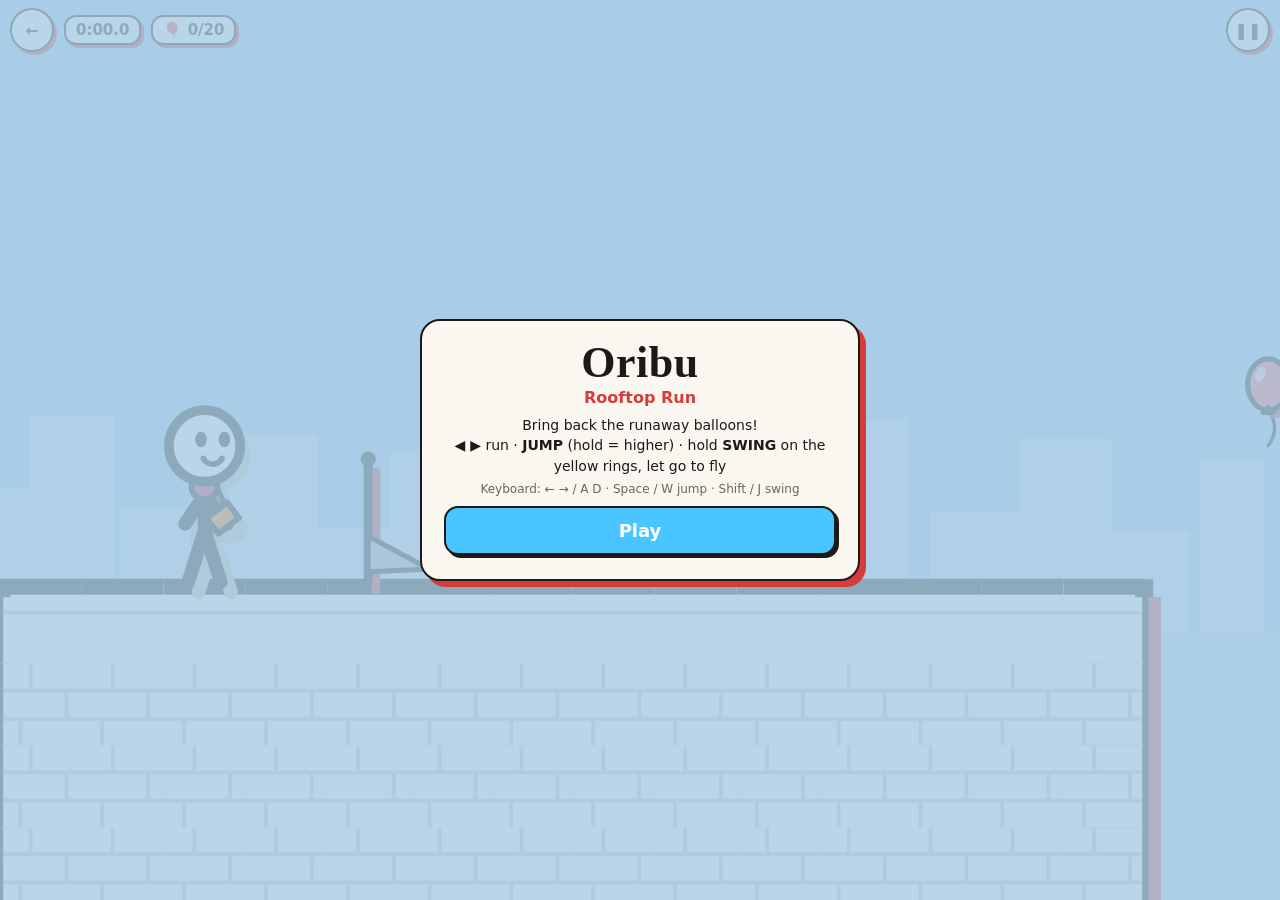
<file: index.html>
<!doctype html><html lang="en"><head><meta charset="utf-8">
<meta name="viewport" content="width=device-width, initial-scale=1, maximum-scale=1, user-scalable=no, viewport-fit=cover">
<title>Oribu — Tablero</title><meta name="theme-color" content="#a9cde6">
<meta name="apple-mobile-web-app-capable" content="yes">
<link rel="icon" href="data:,">
<style>html,body{touch-action:manipulation;-webkit-tap-highlight-color:transparent}button,canvas,svg,[role=button]{touch-action:manipulation;-webkit-user-select:none;user-select:none;-webkit-touch-callout:none}input,select,textarea{font-size:max(16px,1em)}
:root{--ink:#1c1916;--paper:#faf7f1;--red:#d63c3c;--pow:#ffb703;--blue:#49c6ff;--sans:-apple-system,BlinkMacSystemFont,"SF Pro Text","Segoe UI",system-ui,sans-serif;--display:"Iowan Old Style","Palatino Linotype",Palatino,Georgia,serif}
*{box-sizing:border-box;-webkit-tap-highlight-color:transparent}
html,body{margin:0;height:100%;overflow:hidden;background:#a9cde6;font-family:var(--sans);color:var(--ink);overscroll-behavior:none}
[hidden]{display:none!important}
#game{position:fixed;inset:0;touch-action:none;user-select:none;-webkit-user-select:none;-webkit-touch-callout:none}
#cv{position:absolute;inset:0;width:100%;height:100%;display:block}
#hud{position:absolute;top:max(8px,env(safe-area-inset-top));left:max(10px,env(safe-area-inset-left));right:max(10px,env(safe-area-inset-right));display:flex;gap:10px;align-items:center;pointer-events:none}
#hud span{background:var(--paper);border:2px solid var(--ink);box-shadow:3px 3px 0 var(--red);border-radius:12px;padding:4px 10px;font:700 15px var(--sans);font-variant-numeric:tabular-nums}
#hud #bal{margin-right:auto}
.hb{pointer-events:auto;width:44px;height:44px;border-radius:50%;border:2px solid var(--ink);background:var(--paper);box-shadow:3px 3px 0 var(--red);display:grid;place-items:center;font:700 16px var(--sans);color:var(--ink);text-decoration:none;cursor:pointer;padding:0}
#pad{position:absolute;left:0;right:0;bottom:0;display:none;justify-content:space-between;align-items:flex-end;padding:0 max(14px,env(safe-area-inset-right)) max(12px,env(safe-area-inset-bottom)) max(14px,env(safe-area-inset-left));pointer-events:none}
.touch #pad{display:flex}
#pad .mv,#pad .ac{display:flex;gap:12px;pointer-events:auto}
#pad .ac{align-items:flex-end}
#pad button{width:72px;height:72px;min-width:56px;min-height:56px;border-radius:50%;border:2px solid var(--ink);box-shadow:3px 3px 0 var(--ink);background:var(--paper);font:800 24px var(--sans);color:var(--ink);touch-action:none;opacity:.92;padding:0}
#pad .jp{background:var(--blue);color:var(--ink);font-size:15px;width:84px;height:84px}
#pad .sw{background:var(--pow);font-size:14px;width:80px;height:80px;margin-bottom:38px}
#pad button.on{transform:translate(3px,3px);box-shadow:0 0 0 var(--ink)}
.ov{position:absolute;inset:0;display:grid;place-items:center;background:#a9cde6cc;padding:max(12px,env(safe-area-inset-top)) max(12px,env(safe-area-inset-right)) max(12px,env(safe-area-inset-bottom)) max(12px,env(safe-area-inset-left));overflow:auto}
.box{background:var(--paper);border:2.5px solid var(--ink);box-shadow:6px 6px 0 var(--red);border-radius:20px;padding:16px 22px;max-width:440px;width:100%;text-align:center}
.box h1{font:700 44px var(--display);margin:0;letter-spacing:.5px}.box h2{font:700 28px var(--display);margin:4px 0 8px}
.sub{margin:0 0 8px;color:var(--red);font-weight:700}.hint{font-size:14px;line-height:1.45;margin:6px 0}.keys{font-size:12px;color:#6b645c;margin:4px 0 10px}
.big{font:800 34px var(--sans);margin:4px 0}.best{font-size:13px;color:#6b645c;margin:8px 0 0}
.btn{display:block;width:100%;margin:8px 0 0;padding:12px;border-radius:14px;border:2px solid var(--ink);background:var(--blue);color:#fff;font:800 18px var(--sans);box-shadow:3px 3px 0 var(--ink);text-decoration:none;cursor:pointer}
.btn.ghost{background:var(--paper);color:var(--ink)}
#rotate{position:absolute;inset:auto 0 40% 0;text-align:center;font:700 18px var(--sans);pointer-events:none}
@media (max-height:420px){.box{padding:10px 18px}.box h1{font-size:32px}.hint{font-size:13px;margin:4px 0}.btn{padding:9px;font-size:16px}}
</style></head><body>
<div id="game">
  <canvas id="cv" aria-label="Oribu game"></canvas>
  <div id="hud"><a class="hb" href="https://puzzles-josef.vercel.app/" aria-label="Back to Tablero">←</a><span id="time">0:00.0</span><span id="bal">🎈 0/20</span><button class="hb" id="pauseBtn" aria-label="Pause">❚❚</button></div>
  <div id="pad">
    <div class="mv"><button data-k="l" aria-label="Left">◀</button><button data-k="r" aria-label="Right">▶</button></div>
    <div class="ac"><button data-k="swing" class="sw" aria-label="Swing">SWING</button><button data-k="jump" class="jp" aria-label="Jump">JUMP</button></div>
  </div>
  <div id="rotate" hidden>Turn your phone sideways ↻</div>
  <div id="title" class="ov"><div class="box">
    <h1>Oribu</h1><p class="sub">Rooftop Run</p>
    <p class="hint">Bring back the runaway balloons!<br><b>◀ ▶</b> run · <b>JUMP</b> (hold = higher) · hold <b>SWING</b> on the yellow rings, let go to fly</p>
    <p class="keys">Keyboard: ← → / A D · Space / W jump · Shift / J swing</p>
    <button class="btn" id="play">Play</button><button class="btn ghost" id="cont" hidden>Continue from flag</button>
    <p class="best" id="best"></p></div></div>
  <div id="pause" class="ov" hidden><div class="box"><h2>Paused</h2><button class="btn" id="resume">Keep going</button><button class="btn ghost" id="restart">Start over</button><a class="btn ghost" href="https://puzzles-josef.vercel.app/">Back to Tablero</a></div></div>
  <div id="end" class="ov" hidden><div class="box"><h2>You did it! 🎉</h2><p class="big" id="endTime"></p><p id="endBal"></p><p class="best" id="endBest"></p><button class="btn" id="again">Play again</button><a class="btn ghost" href="https://puzzles-josef.vercel.app/">Back to Tablero</a></div></div>
</div>
<script type="module">
// ---- tuning.js
// Oribu — ALL feel numbers live here. Units: tiles (32 px) and seconds. Sim runs at a fixed 60 steps/s.
const TILE = 32;
const HZ = 60;
const T = {
  // run
  runTop: 6,            // tiles/s
  runAccelTime: 0.15,   // s from 0 to top
  runDecelTime: 0.08,   // s from top to 0 (stops within ~0.25 tile)
  airDecelTime: 0.35,   // s, when no input in the air (keeps wall-kicks and swing launches flowing)
  overspeedDrag: 6,     // tiles/s² bleed when faster than runTop (after a swing launch)
  // jump
  jumpHold: 4.5,        // tiles, holding jump
  jumpTap: 2,           // tiles, a quick tap
  gravity: 75,          // tiles/s² base
  fallMult: 1.6,        // gravity multiplier while falling
  maxFall: 28,          // tiles/s
  coyote: 0.15,         // s grace after leaving a ledge
  buffer: 0.12,         // s a jump press is remembered before landing
  // swing
  swingRange: 6,        // tiles: grabs nearest glowing anchor ahead/above
  ropeMax: 5,           // tiles: rope length at grab is capped here
  releaseBoost: 1.3,
  assistTime: 0.3,      // s after a swing release: horizontal steer toward the landing roof (gravity stays normal)
  assistMinRun: 10,
  assistLift: 11,        // tiles/s: a release always leaves with at least this much upward speed      // tiles/s forward speed floor during the assist
  swingMaxSpeed: 12,    // tiles/s
  swingPump: 10,        // tiles/s² sideways push from ◀ ▶ while swinging
  catchRange: 2.5,      // tiles: holding swing auto-catches any ring you pass this close to
  regrabDelay: 0.15,    // s after a release before the rope can grab again
  // wall
  wallSlideMax: 2,      // tiles/s
  wallJumpOut: 3,       // tiles
  wallJumpUp: 3.5,      // tiles
  wallLock: 0.15,       // s steering back toward the wall is ignored after a kick
  // bop + bounce
  bop: 3, bopHeld: 4.5, // tiles
  awning: 12,           // tiles, bounce awning height
  // pigeon side bump (no respawn)
  hitHopX: 4, hitHopUp: 1, // tiles/s back, tiles high
  invuln: 0.5,          // s grace after a bump: pigeons can't re-touch you (Oribu stays visible)
  // respawn
  respawnTime: 0.6,     // s total: spin + shrink, poof, then back at the flag
  poofAt: 0.15,         // s left on the respawn timer when the poof fires
  pigeonSpeed: 1.2,     // tiles/s
  pigeonRespawn: 3,     // s
  // body (px)
  w: 22, h: 68,         // solid box (tiles, walls, ceilings), feet-anchored; art is drawn at heroScale 1.3
  hurtW: 18, hurtH: 44, // pigeon touch box, centred on the body
};
// Derived values in px and px/s (computed, don't edit)
function derive(t = T) {
  const g = t.gravity * TILE;
  const v = h => Math.sqrt(2 * g * h * TILE) + g / (2 * HZ); // + half-step so discrete 60 Hz integration reaches the full height
  const top = t.runTop * TILE;
  return {
    g, fallG: g * t.fallMult, maxFall: t.maxFall * TILE, top,
    accel: top / t.runAccelTime, decel: top / t.runDecelTime, airDecel: top / t.airDecelTime, overDrag: t.overspeedDrag * TILE,
    jumpV: v(t.jumpHold), cutMult: t.jumpHold / t.jumpTap, // releasing early multiplies rising gravity so a tap tops out at jumpTap
    range: t.swingRange * TILE, ropeMax: t.ropeMax * TILE, swingMax: t.swingMaxSpeed * TILE, pump: t.swingPump * TILE,
    wallSlide: t.wallSlideMax * TILE, wallUp: v(t.wallJumpUp),
    // horizontal speed so the kick covers wallJumpOut tiles by the apex
    wallOut: t.wallJumpOut * TILE / (v(t.wallJumpUp) / g),
    bopV: v(t.bop), hitUp: v(t.hitHopUp), hitX: t.hitHopX * TILE, assistMin: t.assistMinRun * TILE, assistLift: t.assistLift * TILE, bopHeldV: v(t.bopHeld), awningV: v(t.awning),
    pigeon: t.pigeonSpeed * TILE,
  };
}

// ---- level.js
// Rooftop Run — tile map. 32px tiles. Legend:
// # roof  W clingable wall (mint stripe)  ^ bounce awning  o swing anchor  b balloon
// S start  C checkpoint flag  F finish flag  p pigeon
const LEVEL = { name: "Rooftop Run", rows: [
  "                                                                                                                                                                 #######",
  "                                                                                                                       W                                         #######",
  "                                                                                                                       W              o                          #######",
  "                                                                                                                       W                                         #######",
  "                                                                               o                                       W            b                            #######",
  "                                                                                            o   o     o                W b W#######                              #######",
  "                                                     W                                                                 W   W#######                              #######",
  "                                                     W                        b                                        W   W#######                       b F    #######",
  "                                                     W b      C   b                         b   b     b                W   W#######                    #################",
  "                                                     W   W##################        C                                      W#######                    #################",
  "                                                     W   W##################      #######                                  W#######                    #################",
  "                                                     W b W##################      #######                     C    b       W#######           b        #################",
  "                                                     W   W##################      #######                ##################W#######               p    #################",
  "                                                     W   W##################      #######                ##################W#######      ###############################",
  "                                                     W   W##################      #######                ##################W#######      ###############################",
  "                                                       b W##################      #######                ##################W#######      ###############################",
  "               b       b                                 W##################      #######                ##################W#######      ###############################",
  "         b                                  b            W##################   b  #######                ##################W#######      ###############################",
  "  S C                            b              C b      W##################      #######                ##################W#######      ###############################",
  "##############  ######   ######          ################W##################^^^^^^#######                ##################W#######      ###############################",
  "##############  ######   ######          ################W###############################                ##################W#######      ###############################",
  "##############  ######   ######          ################W###############################                ##################W#######      ###############################",
  "##############  ######   ######    ######################W###############################                ##################W#######      ###############################",
  "##############  ######   ######    ######################W###############################                ##################W#######      ###############################",
  "##############  ######   ######    ######################W###############################                ##################W#######      ###############################",
  "##############  ######   ######    ######################W###############################                ##################W#######      ###############################"
] };

// ---- physics.js
// Pure, deterministic sim (no DOM, clock or randomness). step(state, input) advances exactly 1/60 s.
const DT = 1 / HZ;
const SOLID = new Set(["#", "W"]);

function parseLevel(level) {
  const rows = level.rows, H = rows.length, W = Math.max(...rows.map(r => r.length));
  const grid = rows.map(r => r.padEnd(W, " ").split(""));
  const out = { W, H, grid, anchors: [], balloons: [], checkpoints: [], pigeons: [], start: null, finish: null };
  grid.forEach((row, y) => row.forEach((c, x) => {
    const cx = x * TILE + TILE / 2, cy = y * TILE + TILE / 2, bot = (y + 1) * TILE;
    if ("SoCbFp".includes(c)) row[x] = " ";
    if (c === "S") out.start = { x: cx, y: bot };
    else if (c === "o") out.anchors.push({ x: cx, y: cy });
    else if (c === "b") out.balloons.push({ x: cx, y: cy, got: false });
    else if (c === "C") out.checkpoints.push({ x: cx, y: bot });
    else if (c === "F") out.finish = { x: cx, y: bot };
    else if (c === "p") out.pigeons.push({ x0: cx, y: cy - 10, w: 26, h: 20 });
  }));
  out.checkpoints.sort((a, b) => a.x - b.x);
  return out;
}
const tileAt = (m, tx, ty) => (ty < 0 || ty >= m.H || tx < 0 || tx >= m.W) ? (tx < 0 || tx >= m.W ? "#" : " ") : m.grid[ty][tx];
const solidAt = (m, tx, ty) => SOLID.has(tileAt(m, tx, ty));

function newState(level, tuning = T, save = null) {
  const m = parseLevel(level), D = derive(tuning);
  const s = { m, D, t: tuning, tick: 0, cp: -1, done: false, fx: [], events: [],
    p: null, dead: 0, pigeons: m.pigeons.map(p => ({ ...p, x: p.x0, dir: 1, alive: true, back: 0 })) };
  if (save) { s.cp = save.cp ?? -1; s.tick = save.tick || 0; (save.got || []).forEach(i => m.balloons[i] && (m.balloons[i].got = true)); }
  spawn(s); return s;
}
function spawnPoint(s) { return s.cp >= 0 ? s.m.checkpoints[s.cp] : s.m.start; }
function spawn(s) {
  const sp = spawnPoint(s), t = s.t;
  s.p = { x: sp.x - t.w / 2, y: sp.y - t.h, vx: 0, vy: 0, ground: true, coyote: 0, buffer: 0, jumping: false,
    wall: 0, lock: 0, lockDir: 0, rope: null, regrab: 0, face: 1, prev: { jump: false, swing: false } };
  s.pigeons.forEach(p => { p.alive = true; p.x = p.x0; p.back = 0; });
}

// Move along one axis and resolve against the tile grid. Returns contact side (-1/1) or 0.
function moveAxis(s, p, dx, dy) {
  const m = s.m, t = s.t; let hit = 0;
  if (dx) {
    p.x += dx;
    const y0 = Math.floor(p.y / TILE), y1 = Math.floor((p.y + t.h - 0.01) / TILE);
    const tx = dx > 0 ? Math.floor((p.x + t.w) / TILE) : Math.floor(p.x / TILE);
    for (let ty = y0; ty <= y1; ty++) if (solidAt(m, tx, ty)) {
      p.x = dx > 0 ? tx * TILE - t.w : (tx + 1) * TILE; hit = Math.sign(dx); break;
    }
  }
  if (dy) {
    p.y += dy;
    const x0 = Math.floor(p.x / TILE), x1 = Math.floor((p.x + t.w - 0.01) / TILE);
    const ty = dy > 0 ? Math.floor((p.y + t.h) / TILE) : Math.floor(p.y / TILE);
    for (let tx = x0; tx <= x1; tx++) {
      const c = tileAt(m, tx, ty);
      if (SOLID.has(c) || (c === "^" && dy > 0 && p.y + t.h - dy <= ty * TILE + 0.01)) {
        p.y = dy > 0 ? ty * TILE - t.h : (ty + 1) * TILE; hit = Math.sign(dy) * (c === "^" ? 2 : 1); break;
      }
    }
  }
  return hit;
}
// Sub-step so fast launches never tunnel through a tile.
function move(s, p, dx, dy) {
  const n = Math.max(1, Math.ceil(Math.max(Math.abs(dx), Math.abs(dy)) / 8)); let hx = 0, hy = 0;
  for (let i = 0; i < n; i++) {
    if (!hx) { const h = moveAxis(s, p, dx / n, 0); if (h) hx = h; }
    if (!hy) { const h = moveAxis(s, p, 0, dy / n); if (h) hy = h; }
  }
  return { hx, hy };
}
const wallSide = (s, p) => {
  const t = s.t, y0 = Math.floor((p.y + 4) / TILE), y1 = Math.floor((p.y + t.h - 4) / TILE);
  for (const d of [-1, 1]) {
    const tx = Math.floor((d < 0 ? p.x - 1 : p.x + t.w + 1) / TILE);
    for (let ty = y0; ty <= y1; ty++) if (tileAt(s.m, tx, ty) === "W") return d;
  }
  return 0;
};
function center(s) { const p = s.p; return { x: p.x + s.t.w / 2, y: p.y + s.t.h / 2 }; }
// Nearest anchor in range that is ahead of (or above) the hero.
function findAnchor(s, skip = null) {
  const c = center(s), p = s.p; let best = null, bd = Infinity;
  for (const a of s.m.anchors) {
    const dx = a.x - c.x, dy = a.y - c.y, d = Math.hypot(dx, dy);
    if (a === skip || d > s.D.range || dy > 0) continue;
    if (dx * p.face < -TILE / 2) continue; // never grab one behind you
    if (d < bd) { bd = d; best = a; }
  }
  return best;
}
function die(s) { if (s.dead > 0 || s.done) return; s.dead = s.t.respawnTime; s.deadAt = center(s); s.poofed = false; s.events.push("fall"); s.p.rope = null; }
function burst(s, x, y, n) { for (let i = 0; i < n; i++) { const a = i / n * Math.PI * 2; s.fx.push({ x, y, vx: Math.cos(a) * 120, vy: Math.sin(a) * 120 - 40, life: 0.6 }); } }

function step(s, inp) {
  const D = s.D, t = s.t, p = s.p, m = s.m;
  s.events = [];
  s.fx = s.fx.filter(f => (f.life -= DT) > 0); s.fx.forEach(f => { f.x += f.vx * DT; f.y += f.vy * DT; f.vy += 300 * DT; });
  if (s.done) return s;
  s.tick++;
  if (s.dead > 0) { s.dead -= DT; if (!s.poofed && s.dead <= s.t.poofAt) { s.poofed = true; s.events.push("poof"); /* the art layer draws the single spin + poof */ } if (s.dead <= 0) { s.dead = 0; spawn(s); } return s; }
  const jumpPress = inp.jump && !p.prev.jump, swingPress = inp.swing && !p.prev.swing;
  if (p.ground) p.last = null; // the ring you just let go of can only be re-grabbed after landing (auto-catch never pulls you back)
  p.prev = { jump: !!inp.jump, swing: !!inp.swing };
  let dir = (inp.r ? 1 : 0) - (inp.l ? 1 : 0);
  if (p.lock > 0) { p.lock -= DT; if (dir === p.lockDir) dir = 0; }
  if (dir) p.face = dir;
  p.regrab = Math.max(0, p.regrab - DT); p.inv = Math.max(0, (p.inv || 0) - DT);
  p.assist = p.ground || p.wall ? 0 : Math.max(0, (p.assist || 0) - DT);
  p.buffer = jumpPress ? t.buffer : Math.max(0, p.buffer - DT);
  p.coyote = p.ground ? t.coyote : Math.max(0, p.coyote - DT);

  // --- swing ---
  if (p.rope && !inp.swing) { // release: launch on the arc with a boost
    const fwd = p.rope.dir || 1; /* level runs left to right */ // late (arc-top) releases still head forward, toward the next ring
    if (p.vx * fwd < 0) p.vx = 0; p.face = fwd;
    p.vx *= t.releaseBoost; p.vy *= t.releaseBoost; clampSpeed(p, D.swingMax);
    if (p.vy > -D.assistLift) { p.vy = -D.assistLift; const vmax = Math.sqrt(Math.max(0, D.swingMax ** 2 - p.vy ** 2)); if (Math.abs(p.vx) > vmax) p.vx = Math.sign(p.vx) * vmax; } // lift wins over sideways speed
    p.last = p.rope.a; p.rope = null; p.regrab = t.regrabDelay; p.assist = t.assistTime; p.roof = nextRoof(s); p.ring = nextRing(s, p.roof); if (p.ring) p.roof = null; if (!p.roof && !p.ring) p.assist = 0; p.jumping = false; s.events.push("launch");
  }
  if (!p.rope && inp.swing && !p.ground && p.regrab <= 0) {
    const a = findAnchor(s, p.last) || catchAnchor(s);
    if (a) { const c = center(s); p.rope = { a, dir: a.x >= c.x ? 1 : (p.face || 1), len: Math.min(Math.hypot(a.x - c.x, a.y - c.y), D.ropeMax) }; s.events.push("grab"); }
  }
  if (p.rope) {
    p.vy += D.g * DT; p.vx += dir * D.pump * DT;
    const c = center(s), a = p.rope.a;
    let nx = c.x + p.vx * DT, ny = c.y + p.vy * DT;
    const dx = nx - a.x, dy = ny - a.y, d = Math.hypot(dx, dy);
    if (d > p.rope.len) { nx = a.x + dx / d * p.rope.len; ny = a.y + dy / d * p.rope.len; }
    // shorten rope smoothly if it was grabbed longer than max (len already capped) -> velocity from position change
    p.vx = (nx - c.x) / DT; p.vy = (ny - c.y) / DT; clampSpeed(p, D.swingMax);
    if (p.vx) p.face = Math.sign(p.vx);
    const { hx, hy } = move(s, p, nx - c.x, ny - c.y);
    if (hx) p.vx = 0;
    if (hy) { p.vy = 0; if (hy > 0) { p.rope = null; p.ground = true; } }
  } else {
    // --- horizontal ---
    const target = dir * D.top;
    if (dir && Math.abs(p.vx) > D.top && Math.sign(p.vx) === dir) p.vx = Math.sign(p.vx) * Math.max(D.top, Math.abs(p.vx) - D.overDrag * DT);
    else if (dir) p.vx = approach(p.vx, target, (Math.sign(p.vx) === dir || !p.vx ? D.accel : D.decel) * DT);
    else if (!((p.lock > 0 || p.kick) && !p.ground)) p.vx = approach(p.vx, 0, (p.ground ? D.decel : D.airDecel) * DT); // no air drag during the wall-kick lock
    // --- jumps ---
    if (p.buffer > 0 && p.coyote > 0) { p.vy = -D.jumpV; p.jumping = true; p.buffer = 0; p.coyote = 0; p.ground = false; s.events.push("jump"); }
    else if (p.buffer > 0 && p.wall && !p.ground) {
      p.vy = -D.wallUp; p.vx = -p.wall * D.wallOut; p.lock = t.wallLock; p.lockDir = p.wall; p.face = -p.wall; p.kick = true;
      p.jumping = false; p.buffer = 0; s.events.push("walljump");
    }
    if (p.assist > 0 && p.ring) { // no roof under the next ring: steer toward that ring, never past it
      const a = p.ring, cx = p.x + t.w / 2, f = p.face, gap = (a.x - cx) * f;
      if (gap <= TILE / 2 || p.rope) p.assist = 0;
      else if (dir !== -p.face) { const hi = Math.min(gap / Math.max(p.assist, DT), Math.sqrt(Math.max(0, D.swingMax ** 2 - p.vy ** 2)));
        const v = Math.min(Math.max(p.vx * f, D.assistMin), hi); p.vx = f * v; }
    }
    if (p.assist > 0 && p.roof) { // steer sideways toward the NEXT roof only; gravity untouched
      const r = p.roof, cx = p.x + t.w / 2;
      if (cx >= r.x0 && cx <= r.x1) p.assist = 0; // over that roof: assist off
      else if (dir !== -p.face) {
        const time = fallTime(s, r.top);
        if (time != null) {
          const f = p.face, near = (f > 0 ? r.x0 + 14 : r.x1 - 14) - cx, far = (f > 0 ? r.x1 - 14 : r.x0 + 14) - cx;
          const lo = Math.max(D.assistMin, near * f / time), hi = Math.min(Math.sqrt(Math.max(0, D.swingMax ** 2 - p.vy ** 2)), far * f / time);
          const v = Math.min(Math.max(p.vx * f, lo), hi); if (hi > 0) p.vx = f * v; // never predicted past the far edge
        }
      }
    }
    // --- gravity ---
    let g = D.g;
    if (p.vy > 0) g *= t.fallMult; else if (p.jumping && !inp.jump) g *= D.cutMult;
    p.vy = Math.min(p.vy + g * DT, D.maxFall);
    if (p.wall && p.vy > D.wallSlide && dir !== -p.wall) p.vy = D.wallSlide;
    const wasGround = p.ground;
    const { hx, hy } = move(s, p, p.vx * DT, p.vy * DT);
    if (hx) p.vx = 0;
    p.ground = hy === 1;
    if (hy === 2) { p.vy = -D.awningV; p.jumping = false; p.ground = false; s.events.push("boing"); }
    else if (hy) { if (hy > 0 && !wasGround) s.events.push("land"); p.vy = 0; }
    if (p.ground) p.jumping = false;
    if (!p.ground && p.vy > -1e-6 && p.vy < 1 && !hy) { /* apex */ }
    if (!p.ground) { // still standing if floor directly below
      const x0 = Math.floor(p.x / TILE), x1 = Math.floor((p.x + t.w - 0.01) / TILE), ty = Math.floor((p.y + t.h + 0.5) / TILE);
      if (p.vy >= 0 && Math.abs(ty * TILE - (p.y + t.h)) < 0.6) for (let x = x0; x <= x1; x++) if (solidAt(m, x, ty)) p.ground = true;
    }
  }
  if (p.ground || p.rope || p.vy >= 0) p.kick = false; // a wall-kick keeps its sideways speed up to the apex
  p.wall = p.ground || p.rope ? 0 : wallSide(s, p);

  // --- pigeons ---
  for (const g of s.pigeons) {
    if (!g.alive) { if ((g.back -= DT) <= 0) { g.alive = true; g.x = g.x0; } continue; }
    g.x += g.dir * D.pigeon * DT; if (Math.abs(g.x - g.x0) > TILE * 2) g.dir *= -1;
    const gx = g.x - g.w / 2, gy = g.y - g.h / 2, hx = p.x + (t.w - t.hurtW) / 2, hy = p.y + (t.h - t.hurtH) / 2, feetY = p.y + t.h;
    const hurt = hx < gx + g.w && hx + t.hurtW > gx && hy < gy + g.h && hy + t.hurtH > gy;
    const stomp = p.vy > 0 && p.x < gx + g.w && p.x + t.w > gx && feetY >= gy && feetY - p.vy * DT <= gy + 8;
    if (hurt || stomp) {
      if (stomp) {
        g.alive = false; g.back = t.pigeonRespawn; burst(s, g.x, g.y, 8); s.events.push("bop");
        p.vy = -(inp.jump ? D.bopHeldV : D.bopV); p.jumping = false; p.y = gy - t.h; p.rope = null;
      } else if (!(p.inv > 0)) { // side bump: hop back, blink, keep going
        const away = Math.sign(p.x + t.w / 2 - g.x) || -1; p.vx = away * D.hitX; p.vy = -D.hitUp; p.rope = null; p.jumping = false; p.ground = false;
        p.inv = t.invuln; p.lock = 0.25; p.lockDir = -away; s.events.push("bump", "knock"); // knock stars are drawn by the art layer
      }
    }
  }
  // --- pickups ---
  const c = center(s);
  m.balloons.forEach((b, i) => { if (!b.got && Math.abs(b.x - c.x) < 22 && Math.abs(b.y - c.y) < 30) { b.got = true; s.events.push("balloon"); burst(s, b.x, b.y, 5); } });
  m.checkpoints.forEach((k, i) => { if (i > s.cp && Math.abs(k.x - c.x) < 24 && Math.abs(k.y - (p.y + t.h)) < 48) { s.cp = i; s.events.push("checkpoint"); } });
  if (m.finish && Math.abs(m.finish.x - c.x) < 24 && Math.abs(m.finish.y - (p.y + t.h)) < 48) { s.done = true; s.events.push("finish"); }
  if (p.y > m.H * TILE - t.h / 2) die(s); // die while still at the screen's bottom edge so the spin is visible
  return s;
}
// Next ring ahead (past the one just released) that comes BEFORE the next roof, or null.
function nextRing(s, roof) {
  const p = s.p, f = p.face || 1, cx = p.x + s.t.w / 2; let best = null;
  for (const a of s.m.anchors) { if (a === p.last || (a.x - cx) * f <= 0) continue;
    if (roof && (f > 0 ? a.x > roof.x0 : a.x < roof.x1)) continue;
    if (!best || (a.x - cx) * f < (best.x - cx) * f) best = a; }
  return best;
}
// Auto-catch: holding swing and passing within catchRange of any ring (even just behind) grabs it.
function catchAnchor(s) {
  const c = center(s); let best = null, bd = s.t.catchRange * TILE;
  for (const a of s.m.anchors) { if (a === s.p.last) continue; const d = Math.hypot(a.x - c.x, a.y - c.y); if (d <= bd) { bd = d; best = a; } }
  return best;
}
function ringGlow(s, a) { // 0..1 proximity glow while swing is held or the ring is in range
  const c = center(s), d = Math.hypot(a.x - c.x, a.y - c.y), r = s.D.range;
  return (s.p.prev.swing || d <= r) && !s.dead ? Math.max(0, 1 - d / (r * 1.5)) : 0;
}
// The next roof ahead of the hero (first column with ground whose top is below the hero's apex), as a span of same-height tops.
function nextRoof(s) {
  const p = s.p, t = s.t, f = p.face || 1, front = f > 0 ? p.x + t.w : p.x, feet = p.y + t.h;
  const apex = p.vy < 0 ? feet - p.vy * p.vy / (2 * s.D.g) : feet;
  const topOf = tx => { for (let y = 0; y < s.m.H; y++) if (solidAt(s.m, tx, y)) return y; return -1; };
  for (let k = 1; k <= 16; k++) {
    const tx = Math.floor(front / TILE) + f * k, ty = topOf(tx);
    if (ty < 0) continue; if (ty * TILE < apex) return null;
    let e = tx; while (topOf(e + f) === ty) e += f;
    const x0 = Math.min(tx, e) * TILE, x1 = (Math.max(tx, e) + 1) * TILE;
    return { x0, x1, top: ty * TILE };
  }
  return null;
}
// Seconds until the feet come down to height `top` (rise under normal gravity, fall under fall gravity), or null.
function fallTime(s, top) {
  const p = s.p, D = s.D, feet = p.y + s.t.h, up = p.vy < 0 ? -p.vy / D.g : 0, apex = p.vy < 0 ? feet - p.vy * p.vy / (2 * D.g) : feet;
  if (top < apex) return null; const v0 = p.vy > 0 ? p.vy : 0, d = top - apex;
  return up + (-v0 + Math.sqrt(v0 * v0 + 2 * D.fallG * d)) / D.fallG;
}
const approach = (v, to, d) => v < to ? Math.min(v + d, to) : Math.max(v - d, to);
function clampSpeed(p, max) { const sp = Math.hypot(p.vx, p.vy); if (sp > max) { p.vx *= max / sp; p.vy *= max / sp; } }
const balloonsGot = s => s.m.balloons.filter(b => b.got).length;

// ---- oribu-art.js
const ART = {
  paper: "#faf7f1",
  ink: "#1c1916",
  red: "#d63c3c",
  cuff: "#fb8500",
  mint: "#3fd0a0",
  pow: "#ffb703",
  jump: "#49c6ff",
  sky: "#a9cde6",
  skyline: "#c9dceb",
  mid: "#b5cfe0",
  pigeon: "#9aa3ad",
  pigeonWing: "#7d8790",
  can: "#8fa39a",
  balloons: ["#ff6b6b", "#49c6ff", "#3fd0a0", "#c77dff", "#ff9ecb"],
  // yellow reserved for grabbables
  shadow: 6,
  tile: 32,
  heroShadow: "#c9bfae",
  heroShadowOff: 4,
  heroScale: 1.27
  // hero only: no red on Oribu except the scarf
};
const TAU = Math.PI * 2;
function oribuPose(s, fx) {
  const p = s.p, w = s.t.w, h = s.t.h, face = p.face || 1;
  const base = { x: p.x + w / 2, y: p.y + h, face, vx: p.vx, vy: p.vy, wall: p.wall || 0, anchor: p.rope ? p.rope.a : null };
  if (s.dead > 0) return { ...base, pose: "hit", k: 1 - s.dead / (s.t.respawnTime || 0.8) };
  if (fx.knock > 0) return { ...base, pose: "knock", k: 1 - fx.knock / 0.5 };
  if (p.rope) return { ...base, pose: "swing" };
  if (fx.bop > 0) return { ...base, pose: "bop", k: 1 - fx.bop / 0.18 };
  if (p.wall && !p.ground) return { ...base, pose: "cling" };
  if (p.lock > 0 && !p.ground) return { ...base, pose: "kick", k: 1 - p.lock / (s.t.wallLock || 0.2) };
  if (!p.ground) return { ...base, pose: p.vy < 0 ? "jump" : "fall" };
  if (Math.abs(p.vx) > 10) return { ...base, pose: "run" };
  return { ...base, pose: "idle" };
}
function seg(c, pts) {
  c.moveTo(pts[0], pts[1]);
  for (let i = 2; i < pts.length; i += 2) c.lineTo(pts[i], pts[i + 1]);
}
function star(c, x, y, r, rot = 0, col = ART.pow) {
  c.beginPath();
  for (let i = 0; i < 10; i++) {
    const a = rot + i * Math.PI / 5 - Math.PI / 2, rr = i % 2 ? r * 0.48 : r;
    c.lineTo(x + Math.cos(a) * rr, y + Math.sin(a) * rr);
  }
  c.closePath();
  c.fillStyle = col;
  c.fill();
  c.strokeStyle = ART.ink;
  c.lineWidth = Math.max(1.2, r * 0.22);
  c.lineJoin = "round";
  c.stroke();
}
function poof(c, x, y, k, n = 6, R = 22) {
  const r = 6 * (1 - k * 0.6), d = 6 + R * Math.sqrt(k);
  for (let i = 0; i < n; i++) {
    const a = i * TAU / n + k;
    star(c, x + Math.cos(a) * d, y + Math.sin(a) * d, r, k * 3);
  }
  if (k < 0.25) {
    c.beginPath();
    c.arc(x, y, 4 + k * 24, 0, TAU);
    c.strokeStyle = ART.ink;
    c.lineWidth = 2;
    c.stroke();
  }
}
const HEAD_R = 11;
function rig(v, t) {
  const f = v.face, sp = Math.hypot(v.vx || 0, v.vy || 0);
  let rot = 0, sq = 1, face = "smile";
  let hip = [0, -16], neck = [0, -30], head = [0, -30 - HEAD_R - 1];
  let lf = [-5, 0], lb = [5, 0], af = [f * 7, -19], ab = [-f * 7, -19];
  let scarfAng = Math.PI / 2 - f * 0.35, scarfLen = 12, flap = Math.sin(t * 3) * 1.5;
  switch (v.pose) {
    case "idle": {
      const b = Math.sin(t * 2.5) * 0.6;
      hip[1] += b;
      neck[1] += b;
      head[1] += b;
      af = [f * 7, -18 + b];
      ab = [-f * 6, -18 + b];
      break;
    }
    case "run": {
      const ph = t * 14, s1 = Math.sin(ph), c1 = Math.cos(ph);
      lf = [f * s1 * 9, c1 > 0 ? -c1 * 4 : 0, f * s1 * 9 + f * 2, 0];
      lf = [f * s1 * 9, -Math.max(0, c1) * 5];
      lb = [-f * s1 * 9, -Math.max(0, -c1) * 5];
      af = [-f * s1 * 9, -20 + Math.abs(s1) * 3];
      ab = [f * s1 * 9, -20 + Math.abs(s1) * 3];
      neck[0] = f * 2.5;
      head[0] = f * 3.5;
      const bob = -Math.abs(c1) * 1.5;
      hip[1] += bob;
      neck[1] += bob;
      head[1] += bob;
      scarfAng = f > 0 ? Math.PI - 0.15 : 0.15;
      scarfLen = 14 + Math.min(14, sp / 14);
      flap = Math.sin(t * 22) * 3.5;
      break;
    }
    case "jump":
      lf = [f * 6, -6];
      lb = [-f * 4, -3];
      af = [f * 8, -40];
      ab = [-f * 9, -24];
      face = "open";
      scarfAng = Math.PI / 2;
      scarfLen = 18 + Math.min(10, sp / 20);
      flap = 0;
      break;
    // straight on launch
    case "fall":
      lf = [f * 7, -2];
      lb = [-f * 6, -6];
      af = [f * 11, -34];
      ab = [-f * 11, -34];
      face = "o";
      scarfAng = -Math.PI / 2 - f * 0.4;
      scarfLen = 16;
      flap = Math.sin(t * 18) * 2.5;
      break;
    // scarf blows up
    case "swing": {
      af = [0, -48];
      ab = [-f * 6, -22];
      lf = [f * 5, -3];
      lb = [-f * 3, 0];
      const vx = v.vx || 0;
      scarfAng = Math.atan2(-(v.vy || 0), -vx);
      scarfLen = 14 + Math.min(16, sp / 14);
      flap = Math.sin(t * 20) * 2;
      if (v.anchor) rot = Math.atan2(v.anchor.x - v.x, -(v.anchor.y - (v.y - 30))) * 0.9;
      face = "grin";
      break;
    }
    case "cling": {
      const w = v.wall || f;
      lf = [w * 8, -4];
      lb = [w * 9, -12];
      af = [w * 10, -36];
      ab = [w * 10, -26];
      hip[0] = w * 2;
      neck[0] = w * 3;
      head[0] = w * 1;
      scarfAng = Math.PI / 2 - w * 0.15;
      scarfLen = 15;
      flap = Math.sin(t * 2) * 0.6;
      break;
    }
    // scarf hangs
    case "kick": {
      const w = v.wall || -f, k = v.k ?? 0.3;
      lf = [w * 12, -10 + k * 6];
      lb = [-w * 4, -4];
      af = [-w * 10, -36];
      ab = [w * 8, -24];
      neck[0] = -w * 3;
      head[0] = -w * 4;
      face = "grin";
      scarfAng = w > 0 ? 0.3 : Math.PI - 0.3;
      scarfLen = 20;
      flap = 0;
      break;
    }
    case "bop": {
      const k = v.k ?? 0;
      sq = 1 - 0.28 * Math.sin(Math.min(1, k) * Math.PI);
      lf = [-8, 0];
      lb = [8, 0];
      af = [f * 11, -22];
      ab = [-f * 11, -22];
      face = "grin";
      scarfAng = Math.PI / 2 - f * 0.9;
      scarfLen = 14;
      flap = 2;
      break;
    }
    case "knock": {
      const k = Math.min(1, v.k ?? 0);
      rot = -f * 0.35 * Math.sin(k * Math.PI);
      lf = [-f * 6, -5];
      lb = [f * 3, -2];
      af = [-f * 12, -30];
      ab = [f * 6, -34];
      face = "dizzy";
      scarfAng = f > 0 ? 0.25 : Math.PI - 0.25;
      scarfLen = 14;
      flap = Math.sin(t * 16) * 2.5;
      break;
    }
    case "hit": {
      const k = Math.min(1, v.k ?? 0);
      rot = k * TAU * f;
      lf = [-8, -4];
      lb = [8, -4];
      af = [10, -36];
      ab = [-10, -36];
      scarfAng = Math.PI / 2 + rot;
      scarfLen = 14;
      break;
    }
  }
  const sa = scarfAng, sx = Math.cos(sa) * scarfLen, sy = Math.sin(sa) * scarfLen;
  const scarf = [neck[0], neck[1] + 1, neck[0] + sx * 0.5 - Math.sin(sa) * flap, neck[1] + sy * 0.5 + Math.cos(sa) * flap, neck[0] + sx, neck[1] + sy + flap * 0.6];
  return { head, neck, hip, lf, lb, af, ab, rot, sq, scarf, face };
}
function figure(c, r, f, shadow) {
  const ink = shadow ? ART.heroShadow : ART.ink;
  c.lineCap = "round";
  c.lineJoin = "round";
  c.strokeStyle = ink;
  c.lineWidth = shadow ? 8 : 8.5;
  c.beginPath();
  c.moveTo(r.scarf[0], r.scarf[1]);
  c.quadraticCurveTo(r.scarf[2], r.scarf[3], r.scarf[4], r.scarf[5]);
  c.stroke();
  if (!shadow) {
    c.strokeStyle = ART.red;
    c.lineWidth = 5.5;
    c.stroke();
  }
  c.strokeStyle = ink;
  c.lineWidth = 4.2;
  c.beginPath();
  seg(c, [r.lb[0], r.lb[1], r.hip[0], r.hip[1], r.lf[0], r.lf[1]]);
  seg(c, [r.hip[0], r.hip[1], r.neck[0], r.neck[1]]);
  const sh = [r.neck[0], r.neck[1] + 3];
  seg(c, [r.ab[0], r.ab[1], sh[0], sh[1], r.af[0], r.af[1]]);
  c.stroke();
  c.fillStyle = shadow ? ART.heroShadow : ART.red;
  c.beginPath();
  c.arc(r.neck[0], r.neck[1] + 0.5, 4, 0, TAU);
  c.fill();
  if (!shadow) {
    c.lineWidth = 1.8;
    c.strokeStyle = ART.ink;
    c.stroke();
  }
  const cx = sh[0] + (r.af[0] - sh[0]) * 0.8, cy = sh[1] + (r.af[1] - sh[1]) * 0.8, ang = Math.atan2(r.af[1] - sh[1], r.af[0] - sh[0]);
  c.save();
  c.translate(cx, cy);
  c.rotate(ang);
  c.beginPath();
  c.rect(-3, -4, 6, 8);
  c.fillStyle = shadow ? ART.heroShadow : ART.cuff;
  c.fill();
  if (!shadow) {
    c.lineWidth = 1.8;
    c.strokeStyle = ART.ink;
    c.stroke();
  }
  c.restore();
  c.beginPath();
  c.arc(r.head[0], r.head[1], HEAD_R, 0, TAU);
  c.fillStyle = shadow ? ART.heroShadow : ART.paper;
  c.fill();
  if (!shadow) {
    c.lineWidth = 3;
    c.strokeStyle = ART.ink;
    c.stroke();
    faceOf(c, r.head[0], r.head[1], f, r.face);
  }
}
function faceOf(c, x, y, f, kind) {
  const ex = x + f * 2.5;
  c.fillStyle = ART.ink;
  c.strokeStyle = ART.ink;
  c.lineWidth = 1.8;
  if (kind === "dizzy") {
    for (const d of [-3.8, 3.8]) {
      c.beginPath();
      c.arc(ex + d, y - 2, 2.2, 0, Math.PI * 1.6);
      c.stroke();
    }
    c.beginPath();
    c.arc(ex, y + 3, 3, 0.15 * Math.PI, 0.85 * Math.PI);
    c.stroke();
    return;
  }
  c.beginPath();
  c.ellipse(ex - 3.6, y - 2, 1.8, 2.4, 0, 0, TAU);
  c.ellipse(ex + 3.6, y - 2, 1.8, 2.4, 0, 0, TAU);
  c.fill();
  c.beginPath();
  if (kind === "open" || kind === "o") {
    c.ellipse(ex, y + 4, kind === "o" ? 2 : 3, 2.4, 0, 0, TAU);
    c.fill();
  } else if (kind === "grin") {
    c.arc(ex, y + 2.2, 3.6, 0.05 * Math.PI, 0.95 * Math.PI);
    c.closePath();
    c.fill();
  } else {
    c.arc(ex, y + 2.4, 3.2, 0.15 * Math.PI, 0.85 * Math.PI);
    c.stroke();
  }
}
function drawOribu(c, v, t) {
  const r = rig(v, t), f = v.face, S = ART.heroShadowOff, Z = ART.heroScale;
  const k = Math.min(1, v.k ?? 0);
  let ox = v.x, oy = v.y, scale = 1;
  if (v.pose === "knock") {
    ox -= f * 10 * Z * k;
    oy -= 9 * Z * Math.sin(k * Math.PI);
  }
  if (v.pose === "hit") {
    oy -= 22 * Z * k;
    scale = 1 - 0.75 * k * k;
  }
  if (v.pose === "swing" && v.anchor) {
    const a = v.anchor, cs = Math.cos(r.rot), sn = Math.sin(r.rot), hx = ox + Z * (r.af[0] * cs - r.af[1] * sn), hy = oy + Z * (r.af[0] * sn + r.af[1] * cs);
    c.strokeStyle = ART.ink;
    c.lineWidth = 2;
    c.lineCap = "round";
    c.beginPath();
    c.moveTo(hx, hy);
    c.lineTo(a.x, a.y);
    c.moveTo(a.x - 4, a.y - 7);
    c.arc(a.x, a.y - 4, 4, Math.PI, Math.PI * 2.3);
    c.stroke();
  }
  if (scale > 0.05) for (const shadow of [true, false]) {
    c.save();
    c.translate(ox + (shadow ? S : 0), oy + (shadow ? S : 0));
    c.scale(Z, Z);
    if (r.sq !== 1) c.scale(1 / Math.sqrt(r.sq), r.sq);
    if (scale !== 1) {
      c.translate(0, -26);
      c.scale(scale, scale);
      c.translate(0, 26);
    }
    figure(c, r, f, shadow);
    c.restore();
  }
  if (v.pose === "knock") {
    const hx = ox + Z * r.head[0], hy = oy + Z * (r.head[1] - HEAD_R - 3);
    for (let i = 0; i < 4; i++) {
      const a = t * 7 + i * TAU / 4;
      star(c, hx + Math.cos(a) * 13 * Z, hy + Math.sin(a) * 4 * Z, 3.6 * Z, a);
    }
  }
  if (v.pose === "hit") poof(c, ox, oy - Z * (26 + 22 * k), k, 7, 24 * Z);
}
function tileShadow(c, X, Y) {
  c.fillStyle = ART.red;
  c.fillRect(X + ART.shadow, Y + ART.shadow, 32, 32);
}
function drawTile(c, kind, X, Y, e = { t: true, b: true, l: true, r: true }) {
  const T = 32, ink = ART.ink;
  c.lineCap = "butt";
  const box = () => {
    c.fillStyle = ART.paper;
    c.fillRect(X, Y, T, T);
    c.strokeStyle = ink;
    c.lineWidth = 2.5;
    c.beginPath();
    if (e.t) {
      c.moveTo(X, Y);
      c.lineTo(X + T, Y);
    }
    if (e.b) {
      c.moveTo(X, Y + T);
      c.lineTo(X + T, Y + T);
    }
    if (e.l) {
      c.moveTo(X, Y);
      c.lineTo(X, Y + T);
    }
    if (e.r) {
      c.moveTo(X + T, Y);
      c.lineTo(X + T, Y + T);
    }
    c.stroke();
  };
  const faint = (pts) => {
    c.strokeStyle = "#1c191638";
    c.lineWidth = 1.5;
    c.beginPath();
    for (const p of pts) seg(c, p);
    c.stroke();
  };
  switch (kind) {
    case "roof":
    case "roofEdgeL":
    case "roofEdgeR":
      box();
      if (e.t) {
        c.fillStyle = ink;
        c.fillRect(X, Y, T, 5);
        faint([[X, Y + 12, X + T, Y + 12]]);
      }
      if (kind === "roofEdgeL") {
        c.fillStyle = ink;
        c.fillRect(X - 3, Y - 1, 7, 7);
      }
      if (kind === "roofEdgeR") {
        c.fillStyle = ink;
        c.fillRect(X + T - 4, Y - 1, 7, 7);
      }
      break;
    case "brick":
    case "brickClingL":
    case "brickClingR":
      box();
      faint([[X, Y + 10.5, X + T, Y + 10.5], [X, Y + 21.5, X + T, Y + 21.5], [X + 12, Y, X + 12, Y + 10], [X + 26, Y + 11, X + 26, Y + 21], [X + 8, Y + 22, X + 8, Y + T]]);
      c.fillStyle = ART.mint;
      if (kind === "brickClingL") {
        c.fillRect(X + 1, Y, 6, T);
      }
      if (kind === "brickClingR") {
        c.fillRect(X + T - 7, Y, 6, T);
      }
      break;
    case "chimney":
      c.fillStyle = ART.paper;
      c.fillRect(X + 4, Y + 6, 24, 26);
      c.fillRect(X, Y, T, 8);
      c.strokeStyle = ink;
      c.lineWidth = 2.5;
      c.strokeRect(X + 4, Y + 6, 24, 26);
      c.strokeRect(X, Y, T, 8);
      faint([[X + 4, Y + 18, X + 28, Y + 18], [X + 15, Y + 8, X + 15, Y + 18]]);
      break;
    case "tank":
      c.fillStyle = ART.paper;
      c.beginPath();
      c.moveTo(X + 3, Y + 8);
      c.lineTo(X + 16, Y + 1);
      c.lineTo(X + 29, Y + 8);
      c.lineTo(X + 29, Y + 26);
      c.lineTo(X + 3, Y + 26);
      c.closePath();
      c.fill();
      c.strokeStyle = ink;
      c.lineWidth = 2.5;
      c.stroke();
      faint([[X + 3, Y + 15, X + 29, Y + 15], [X + 3, Y + 21, X + 29, Y + 21]]);
      c.lineWidth = 2.5;
      c.strokeStyle = ink;
      c.beginPath();
      seg(c, [X + 7, Y + 26, X + 5, Y + 32]);
      seg(c, [X + 25, Y + 26, X + 27, Y + 32]);
      c.stroke();
      break;
    case "awning":
      for (let i = 0; i < 4; i++) {
        c.fillStyle = i % 2 ? ART.paper : ART.red;
        c.fillRect(X + i * 8, Y + 4, 8, 11);
      }
      c.beginPath();
      for (let i = 0; i < 4; i++) c.arc(X + 4 + i * 8, Y + 15, 4, 0, Math.PI);
      c.fillStyle = ART.red;
      c.fill();
      c.strokeStyle = ink;
      c.lineWidth = 2;
      c.strokeRect(X, Y + 4, T, 11);
      break;
  }
}
function drawAnchor(c, x, y, inRange, t) {
  if (inRange) {
    const p = 1 + Math.sin(t * 8) * 0.12;
    c.fillStyle = "#ffb70366";
    c.beginPath();
    c.arc(x, y, 19 * p, 0, TAU);
    c.fill();
  }
  c.beginPath();
  c.arc(x + 3, y + 3, 10, 0, TAU);
  c.strokeStyle = ART.red;
  c.lineWidth = 6;
  c.stroke();
  c.beginPath();
  c.arc(x, y, 10, 0, TAU);
  c.strokeStyle = ART.ink;
  c.lineWidth = 7;
  c.stroke();
  c.strokeStyle = ART.pow;
  c.lineWidth = 4;
  c.stroke();
}
function drawBalloon(c, x, y, i, t) {
  const b = Math.sin(t * 2 + x) * 3, col = ART.balloons[i % ART.balloons.length];
  y += b;
  c.strokeStyle = ART.ink;
  c.lineWidth = 1.3;
  c.beginPath();
  c.moveTo(x, y + 10);
  c.quadraticCurveTo(x + 5, y + 17, x, y + 24);
  c.stroke();
  c.beginPath();
  c.ellipse(x + 3, y + 3, 8, 10, 0, 0, TAU);
  c.fillStyle = ART.red;
  c.fill();
  c.beginPath();
  c.ellipse(x, y, 8, 10, 0, 0, TAU);
  c.fillStyle = col;
  c.fill();
  c.lineWidth = 2;
  c.stroke();
  c.beginPath();
  seg(c, [x - 2, y + 11, x, y + 9, x + 2, y + 11]);
  c.closePath();
  c.fillStyle = col;
  c.fill();
  c.stroke();
  c.fillStyle = "#ffffffaa";
  c.beginPath();
  c.ellipse(x - 3, y - 4, 1.8, 3, 0.4, 0, TAU);
  c.fill();
}
function drawFlag(c, x, y, up, burst = 1, finish = false) {
  const top = y - 46, fy = y - 18 - 28 * up, col = up > 0 ? ART.red : "#b9b2a8";
  c.lineCap = "round";
  c.strokeStyle = ART.red;
  c.lineWidth = 3.5;
  c.beginPath();
  c.moveTo(x + 3, y + 3);
  c.lineTo(x + 3, top + 3);
  c.stroke();
  c.strokeStyle = ART.ink;
  c.beginPath();
  c.moveTo(x, y);
  c.lineTo(x, top);
  c.stroke();
  c.beginPath();
  c.arc(x, top - 2, 3, 0, TAU);
  c.fillStyle = ART.ink;
  c.fill();
  c.beginPath();
  c.moveTo(x, fy);
  c.lineTo(x + 24, fy + 7 + (1 - up) * 6);
  c.lineTo(x, fy + 14);
  c.closePath();
  c.fillStyle = col;
  c.fill();
  c.lineWidth = 2;
  c.lineJoin = "round";
  c.stroke();
  if (burst < 1) for (let i = 0; i < 5; i++) {
    const a = Math.PI + i * Math.PI / 4, d = 6 + burst * 18;
    c.beginPath();
    c.arc(x + Math.cos(a) * d, y - 2 + Math.sin(a) * d * 0.4, 4 * (1 - burst), 0, TAU);
    c.fillStyle = "#e8e1d6";
    c.fill();
    c.lineWidth = 1.2;
    c.stroke();
  }
  if (finish) {
    c.fillStyle = ART.ink;
    c.font = "700 11px Fredoka, 'Baloo 2', system-ui, sans-serif";
    c.fillText("FINISH", x - 18, top - 8);
  }
}
function drawPigeon(c, x, y, dir, t) {
  y += Math.sin(t * 6 + x) * 2;
  const d = dir;
  for (const sh of [true, false]) {
    const o = sh ? 5 : 0;
    c.beginPath();
    c.ellipse(x + o, y + o, 14, 12, 0, 0, TAU);
    c.fillStyle = sh ? ART.red : ART.pigeon;
    c.fill();
    if (!sh) {
      c.strokeStyle = ART.ink;
      c.lineWidth = 2.5;
      c.stroke();
    }
  }
  c.beginPath();
  c.ellipse(x - d * 4, y + 2, 8, 5, Math.sin(t * 14) * 0.5 * d, 0, TAU);
  c.fillStyle = ART.pigeonWing;
  c.fill();
  c.lineWidth = 2;
  c.stroke();
  c.beginPath();
  c.moveTo(x + d * 12, y - 2);
  c.lineTo(x + d * 19, y + 1);
  c.lineTo(x + d * 12, y + 4);
  c.closePath();
  c.fillStyle = ART.cuff;
  c.fill();
  c.lineWidth = 1.6;
  c.stroke();
  for (const e of [1, 6]) {
    c.beginPath();
    c.arc(x + d * e, y - 4, 4.6, 0, TAU);
    c.fillStyle = "#fff";
    c.fill();
    c.lineWidth = 1.8;
    c.stroke();
    c.beginPath();
    c.arc(x + d * (e + 1.2), y - 3, 2, 0, TAU);
    c.fillStyle = ART.ink;
    c.fill();
  }
  c.lineWidth = 2.4;
  c.beginPath();
  c.moveTo(x - d * 3, y - 11);
  c.lineTo(x + d * 10, y - 8);
  c.stroke();
  c.lineWidth = 2;
  c.beginPath();
  seg(c, [x - 3, y + 11, x - 3, y + 15]);
  seg(c, [x + 3, y + 11, x + 3, y + 15]);
  c.stroke();
}
function drawTrashCan(c, x, y, dir, t) {
  const roll = t * 6 * dir, lid = Math.abs(Math.sin(t * 9)) * 0.7;
  c.save();
  c.translate(x, y - 12);
  for (const sh of [true, false]) {
    const o = sh ? 5 : 0;
    c.beginPath();
    c.roundRect ? c.roundRect(-15 + o, -10 + o, 30, 22, 5) : c.rect(-15 + o, -10 + o, 30, 22);
    c.fillStyle = sh ? ART.red : ART.can;
    c.fill();
    if (!sh) {
      c.strokeStyle = ART.ink;
      c.lineWidth = 2.5;
      c.stroke();
    }
  }
  c.strokeStyle = "#1c191655";
  c.lineWidth = 1.5;
  c.beginPath();
  for (let i = 0; i < 3; i++) {
    const px = ((i * 10 + roll * 4) % 30 + 30) % 30 - 15;
    c.moveTo(px, -8);
    c.lineTo(px, 10);
  }
  c.stroke();
  c.save();
  c.translate(-dir * 15, -10);
  c.rotate(-dir * lid);
  c.fillStyle = ART.can;
  c.strokeStyle = ART.ink;
  c.lineWidth = 2.5;
  c.beginPath();
  c.rect(dir > 0 ? 0 : -32, -4, 32, 5);
  c.fill();
  c.stroke();
  c.restore();
  for (const e of [-5, 5]) {
    c.beginPath();
    c.arc(dir * 4 + e, -1, 3.4, 0, TAU);
    c.fillStyle = "#fff";
    c.fill();
    c.lineWidth = 1.6;
    c.strokeStyle = ART.ink;
    c.stroke();
    c.beginPath();
    c.arc(dir * 5 + e, 0, 1.5, 0, TAU);
    c.fillStyle = ART.ink;
    c.fill();
  }
  c.restore();
}
const L1 = Array.from({ length: 40 }, (_, i) => ({ x: i * 90, w: 60 + i * 37 % 50, h: 80 + i * 53 % 120 }));
const L2 = Array.from({ length: 40 }, (_, i) => ({ x: i * 130, w: 90 + i * 29 % 60, h: 60 + i * 71 % 90 }));
function drawBackground(c, W, H, camX, sc) {
  c.fillStyle = ART.sky;
  c.fillRect(0, 0, W, H);
  const layer = (list, f, col, base, gap, cap) => {
    const span = list.length * gap;
    c.fillStyle = col;
    for (const b of list) {
      const X = ((b.x - camX * f) % span + span) % span - 150;
      if (X > W) continue;
      const bh = b.h * Math.min(1.4, sc * 1.2);
      c.fillRect(X, H - base - bh, b.w, bh + base);
      if (cap) c.fillRect(X - 4, H - base - bh, b.w + 8, 6);
    }
  };
  layer(L1, 0.15, ART.skyline, H * 0.25, 90, false);
  layer(L2, 0.35, ART.mid, H * 0.08, 130, true);
}
const BUTTON_CSS = `#pad button{border:2px solid #1c1916;box-shadow:3px 3px 0 #1c1916;font-family:Fredoka,"Baloo 2",ui-rounded,system-ui,sans-serif;font-weight:700;letter-spacing:.5px}
#pad .jp{background:#49c6ff;color:#1c1916}#pad .sw{background:#ffb703;color:#1c1916}
#pad button.on{transform:translate(3px,3px);box-shadow:0 0 0 #1c1916}`;
const Art = {
  ART,
  BUTTON_CSS,
  drawAnchor,
  drawBackground,
  drawBalloon,
  drawFlag,
  drawOribu,
  drawPigeon,
  drawTile,
  drawTrashCan,
  oribuPose,
  poof,
  star,
  tileShadow
};

// ---- render.js
// Canvas renderer: read-only on sim state. Paper + ink + red offset shadow.
const C = { paper: "#faf7f1", ink: "#1c1916", red: "#d63c3c", cuff: "#fb8500", mint: "#3fd0a0", pow: "#ffb703", sky: "#a9cde6", blue: "#3a86ff" };
const VIEW_TILES = 11; // tiles visible vertically
function makeRenderer(cv) {
  const ctx = cv.getContext("2d"); let W = 0, H = 0, dpr = 1, cam = null;
  // fixed pseudo-random skyline (deterministic)
  const sky1 = Array.from({ length: 60 }, (_, i) => ({ x: i * 90, w: 60 + (i * 37) % 50, h: 80 + (i * 53) % 120 }));
  const sky2 = Array.from({ length: 60 }, (_, i) => ({ x: i * 130, w: 90 + (i * 29) % 60, h: 60 + (i * 71) % 90 }));
  function resize() { dpr = Math.min(devicePixelRatio || 1, 2); const r = cv.getBoundingClientRect(); W = r.width; H = r.height;
    cv.width = Math.round(W * dpr); cv.height = Math.round(H * dpr); }
  addEventListener("resize", resize); resize();
  // one-shot pose timers (s): fed from sim events via note(); "knock" = side-brush knock-back (~0.5s)
  const fx = { bop: 0, knock: 0 }, flagT = new Map(); let lastT = 0;
  const note = ev => { if (ev.includes("bop")) fx.bop = 0.18; if (ev.includes("knock")) fx.knock = 0.5; };
  return { resize, note, draw(s, alpha = 1, time = 0) {
    const dt = Math.min(0.1, Math.max(0, time - lastT)); lastT = time; fx.bop = Math.max(0, fx.bop - dt); fx.knock = Math.max(0, fx.knock - dt);
    if (!W || !H) resize();
    const sc = H / (VIEW_TILES * TILE), vw = W / sc, vh = H / sc, m = s.m;
    const c = s.dead > 0 && cam ? { x: cam.x + vw / 2, y: cam.y + vh / 2 } : center(s);
    const tx = Math.max(0, Math.min(m.W * TILE - vw, c.x - vw * 0.4)), ty = Math.max(-2 * TILE, Math.min(m.H * TILE - vh, c.y - vh * 0.55));
    cam = cam ? { x: cam.x + (tx - cam.x) * 0.2, y: cam.y + (ty - cam.y) * 0.12 } : { x: tx, y: ty };
    ctx.setTransform(dpr, 0, 0, dpr, 0, 0);
    Art.drawBackground(ctx, W, H, cam.x, sc);
    ctx.setTransform(dpr * sc, 0, 0, dpr * sc, -cam.x * sc * dpr, -cam.y * sc * dpr);
    const x0 = Math.max(0, Math.floor(cam.x / TILE) - 1), x1 = Math.min(m.W - 1, Math.ceil((cam.x + vw) / TILE) + 1);
    const y0 = Math.max(0, Math.floor(cam.y / TILE) - 1), y1 = Math.min(m.H - 1, Math.ceil((cam.y + vh) / TILE) + 1);
    // red offset shadow pass, then paper + ink
    const solid = (x, y) => { const c = m.grid[y]?.[x]; return c === "#" || c === "W"; };
    ctx.fillStyle = C.red;
    for (let y = y0; y <= y1; y++) for (let x = x0; x <= x1; x++) if (solid(x, y) && !solid(x + 1, y + 1)) ctx.fillRect(x * TILE + 6, y * TILE + 6, TILE, TILE);
    for (let y = y0; y <= y1; y++) for (let x = x0; x <= x1; x++) {
      const t = m.grid[y][x], X = x * TILE, Y = y * TILE;
      if (t === "#" || t === "W") {
        const e = { t: !solid(x, y - 1), b: !solid(x, y + 1), l: !solid(x - 1, y), r: !solid(x + 1, y) };
        const k = t === "W" ? (e.l ? "brickClingL" : e.r ? "brickClingR" : "brick") : e.t ? (e.l ? "roofEdgeL" : e.r ? "roofEdgeR" : "roof") : "brick";
        Art.drawTile(ctx, k, X, Y, e);
      } else if (t === "^") Art.drawTile(ctx, "awning", X, Y);
    }
    // flags
    m.checkpoints.forEach((k, i) => { const up = i <= s.cp; if (up && !flagT.has(i)) flagT.set(i, time); if (!up) flagT.delete(i);
      const a = up ? Math.min(1, (time - flagT.get(i)) / 0.25) : 0, b = up ? Math.min(1, (time - flagT.get(i)) / 0.5) : 1; Art.drawFlag(ctx, k.x, k.y, a, b); });
    if (m.finish) Art.drawFlag(ctx, m.finish.x, m.finish.y, 1, 1, true);
    // anchors
    const target = s.p.rope ? s.p.rope.a : (s.dead ? null : findAnchor(s, s.p.last));
    for (const a of m.anchors) { const gl = ringGlow(s, a);
      if (gl > 0.05) { ctx.fillStyle = `rgba(255,183,3,${(0.15 + 0.45 * gl).toFixed(3)})`; ctx.beginPath(); ctx.arc(a.x, a.y, 14 + 14 * gl, 0, 7); ctx.fill(); }
      Art.drawAnchor(ctx, a.x, a.y, a === target, time); }
    // balloons
    for (const b of m.balloons) if (!b.got) Art.drawBalloon(ctx, b.x, b.y, (b.x / TILE | 0), time);
    // pigeons
    for (const g of s.pigeons) if (g.alive) Art.drawPigeon(ctx, g.x, g.y, g.dir, time);
    // hero
    Art.drawOribu(ctx, Art.oribuPose(s, fx), time); // dead => "hit" star-spin
    // stars fx
    for (const f of s.fx) Art.star(ctx, f.x, f.y, 5 * Math.min(1, f.life * 2.5));
  } };
}

// ---- input.js
// Keyboard + multi-touch. Each pointer is tracked on its own; a lifted, cancelled or lost pointer always releases.
const KEYS = { ArrowLeft: "l", KeyA: "l", ArrowRight: "r", KeyD: "r", Space: "jump", KeyW: "jump", ArrowUp: "jump",
  ShiftLeft: "swing", ShiftRight: "swing", KeyJ: "swing" };
function createInput(pad) {
  const keys = new Set(), ptr = new Map(); // pointerId -> action
  const kd = e => { const a = KEYS[e.code]; if (!a) return; e.preventDefault(); keys.add(a); };
  const ku = e => { const a = KEYS[e.code]; if (a) keys.delete(a); };
  const clearAll = () => { keys.clear(); ptr.clear(); paint(); };
  const actionAt = (x, y) => { const el = document.elementFromPoint(x, y)?.closest?.("[data-k]"); return el && pad.contains(el) ? el.dataset.k : null; };
  const paint = () => pad && pad.querySelectorAll("[data-k]").forEach(b => b.classList.toggle("on", [...ptr.values()].includes(b.dataset.k)));
  const down = e => { const a = actionAt(e.clientX, e.clientY); if (!a) return; e.preventDefault(); ptr.set(e.pointerId, a); paint(); };
  const move = e => { if (!ptr.has(e.pointerId)) return; const a = ptr.get(e.pointerId);
    // thumbs can slide between ◀ and ▶; jump/swing stay put until lifted
    if (a === "l" || a === "r") { const n = actionAt(e.clientX, e.clientY); if (n === "l" || n === "r") { ptr.set(e.pointerId, n); paint(); } } };
  const up = e => { if (ptr.delete(e.pointerId)) paint(); };
  addEventListener("keydown", kd); addEventListener("keyup", ku); addEventListener("blur", clearAll);
  document.addEventListener("visibilitychange", () => document.hidden && clearAll());
  if (pad) {
    pad.addEventListener("pointerdown", down); addEventListener("pointermove", move, { passive: true });
    for (const ev of ["pointerup", "pointercancel"]) addEventListener(ev, up);
    pad.addEventListener("contextmenu", e => e.preventDefault());
  }
  return {
    poll() { const v = new Set([...keys, ...ptr.values()]); return { l: v.has("l"), r: v.has("r"), jump: v.has("jump"), swing: v.has("swing") }; },
    clear: clearAll, _ptr: ptr,
  };
}

// ---- main.js
const $ = q => document.querySelector(q);
const touch = matchMedia("(pointer: coarse)").matches || "ontouchstart" in window;
document.documentElement.classList.toggle("touch", touch);
const KEY_CP = "oribu_cp_v1", KEY_BEST = "oribu_best_v1";
const load = k => { try { return JSON.parse(localStorage.getItem(k)); } catch { return null; } };
const store = (k, v) => { try { v == null ? localStorage.removeItem(k) : localStorage.setItem(k, JSON.stringify(v)); } catch {} };
const fmt = ticks => { const s = ticks / 60, m = Math.floor(s / 60); return `${m}:${(s % 60).toFixed(1).padStart(4, "0")}`; };
const total = LEVEL.rows.join("").split("b").length - 1;

const R = makeRenderer($("#cv")), input = createInput($("#pad"));
let s = newState(LEVEL), running = false, acc = 0, last = 0, t0 = performance.now();
window.__oribu = { get s() { return s; }, input, step: n => { for (let i = 0; i < n; i++) step(s, input.poll()); } };

function saveCp() { store(KEY_CP, { cp: s.cp, tick: s.tick, got: s.m.balloons.map((b, i) => b.got ? i : -1).filter(i => i >= 0) }); }
function showTitle() {
  running = false; const cp = load(KEY_CP), best = load(KEY_BEST);
  $("#title").hidden = false; $("#cont").hidden = !(cp && cp.cp >= 0);
  $("#best").textContent = best ? `Best: ${fmt(best.time)} · 🎈 ${best.balloons}/${total}` : "";
}
function begin(cont) {
  input.clear(); s = newState(LEVEL, undefined, cont ? load(KEY_CP) : null); if (!cont) store(KEY_CP, null);
  ["#title", "#end", "#pause"].forEach(q => $(q).hidden = true); running = true; acc = 0; last = performance.now();
}
$("#play").onclick = () => begin(false); $("#cont").onclick = () => begin(true);
$("#again").onclick = () => begin(false); $("#restart").onclick = () => begin(false);
const pause = () => { if (!running || s.done) return; running = false; input.clear(); $("#pause").hidden = false; };
$("#pauseBtn").onclick = pause; $("#resume").onclick = () => { $("#pause").hidden = true; running = true; last = performance.now(); acc = 0; };
addEventListener("keydown", e => { if (e.code === "Escape" || e.code === "KeyP") running ? pause() : !$("#pause").hidden && $("#resume").click();
  if (e.code === "Enter" && !$("#title").hidden) begin(false); });
document.addEventListener("visibilitychange", () => document.hidden && pause());

function finish() {
  running = false; const got = balloonsGot(s), best = load(KEY_BEST) || {}; const nb = { time: Math.min(best.time ?? Infinity, s.tick), balloons: Math.max(best.balloons ?? 0, got) };
  const rec = !best.time || s.tick < best.time; store(KEY_BEST, nb); store(KEY_CP, null);
  $("#endTime").textContent = `⏱ ${fmt(s.tick)}`; $("#endBal").textContent = `🎈 ${got} / ${total} balloons`;
  $("#endBest").textContent = rec ? "New best time!" : `Best: ${fmt(nb.time)} · 🎈 ${nb.balloons}/${total}`; $("#end").hidden = false;
}
const rot = () => $("#rotate").hidden = !(touch && innerHeight > innerWidth);
addEventListener("resize", rot); rot();

function frame(now) {
  requestAnimationFrame(frame);
  if (running) {
    acc += Math.min(0.25, (now - last) / 1000); last = now;
    let n = 0;
    while (acc >= DT && n < 8) { step(s, input.poll()); acc -= DT; n++; R.note(s.events);
      if (s.events.includes("checkpoint")) saveCp();
      if (s.events.includes("finish")) { finish(); break; } }
    if (n === 8) acc = 0;
  } else last = now;
  $("#time").textContent = fmt(s.tick); $("#bal").textContent = `🎈 ${balloonsGot(s)}/${total}`;
  R.draw(s, 1, (now - t0) / 1000);
}
showTitle(); requestAnimationFrame(frame);

</script><script>(function(){var p=function(e){e.preventDefault()};["gesturestart","gesturechange","gestureend"].forEach(function(t){document.addEventListener(t,p,{passive:false})});document.addEventListener("dblclick",p,{passive:false});var l=0;document.addEventListener("touchend",function(e){var n=Date.now(),t=e.target;if(n-l<300&&t&&t.closest&&t.closest("button,canvas,svg,[role=button]")&&!t.closest("input,textarea,select,[contenteditable]")){e.preventDefault();if(t.closest("button"))t.closest("button").click()}l=n},{passive:false})})();</script></body></html>
</file>
